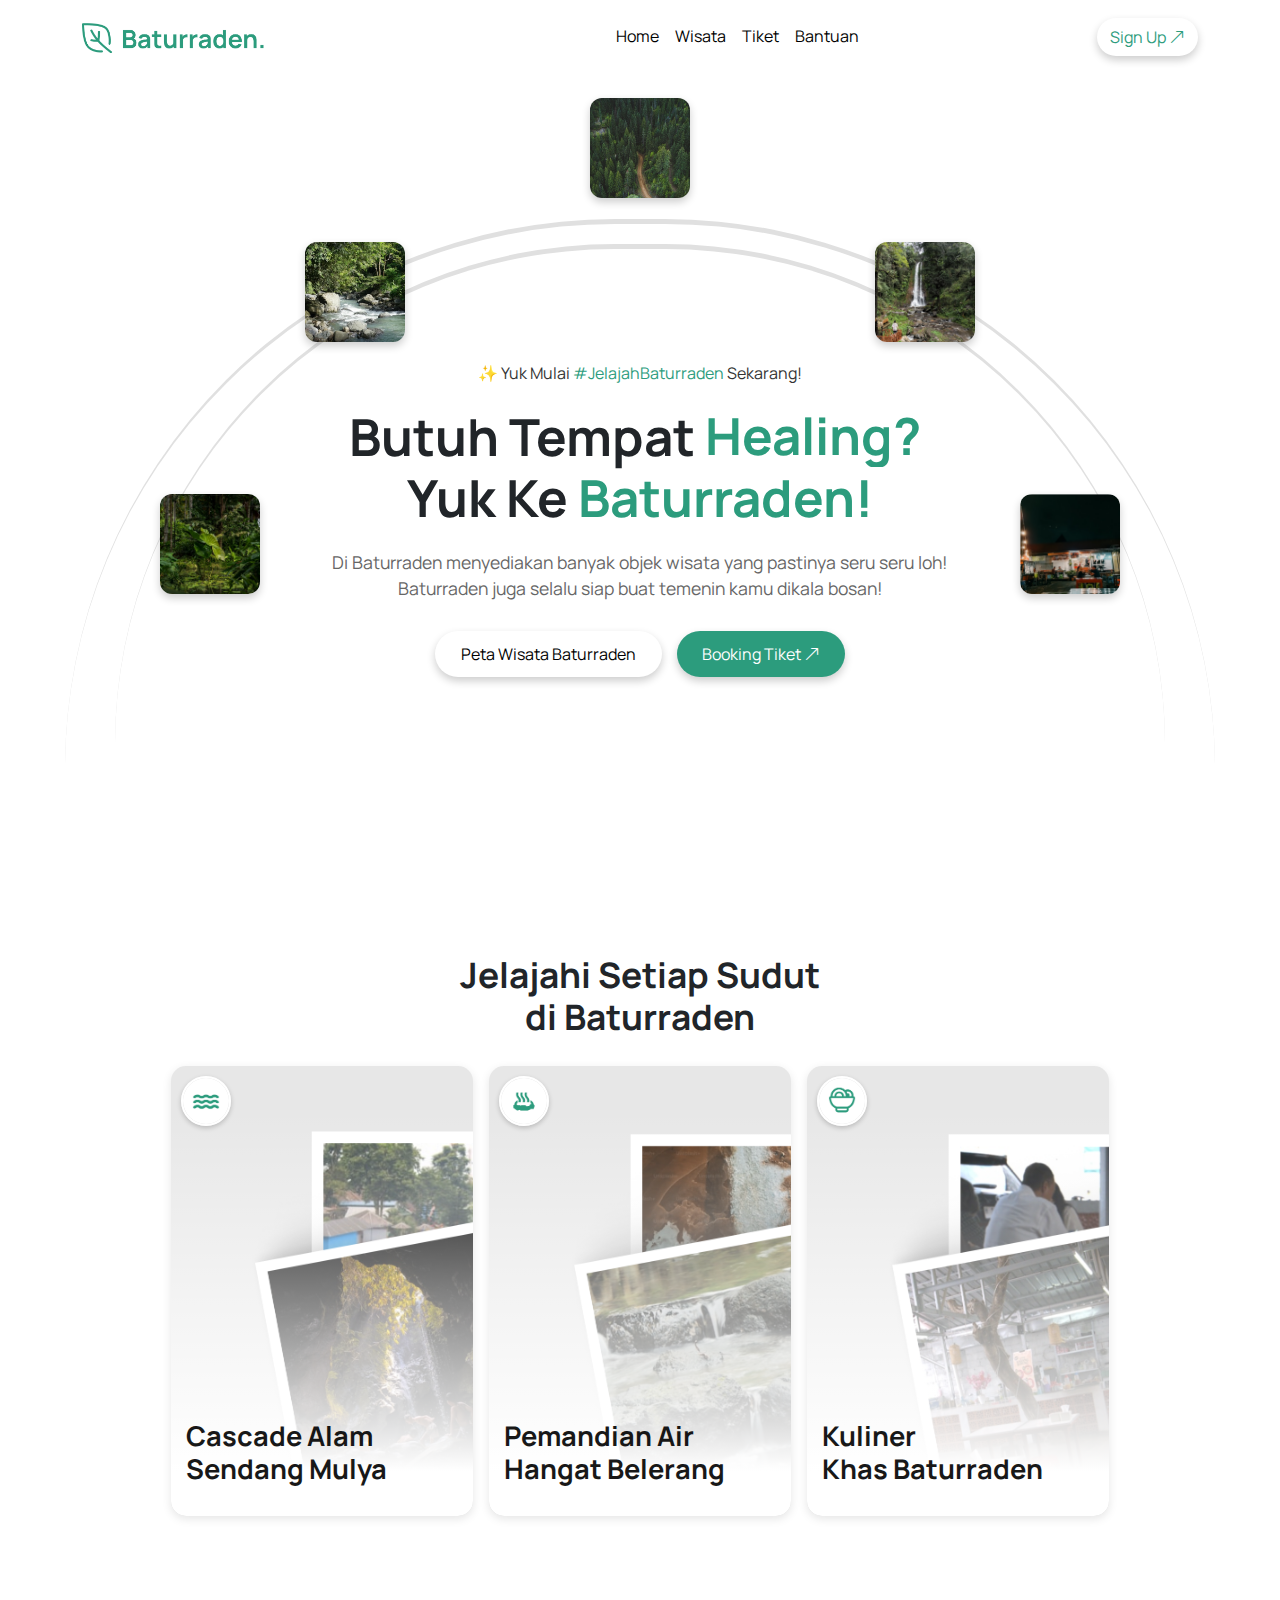
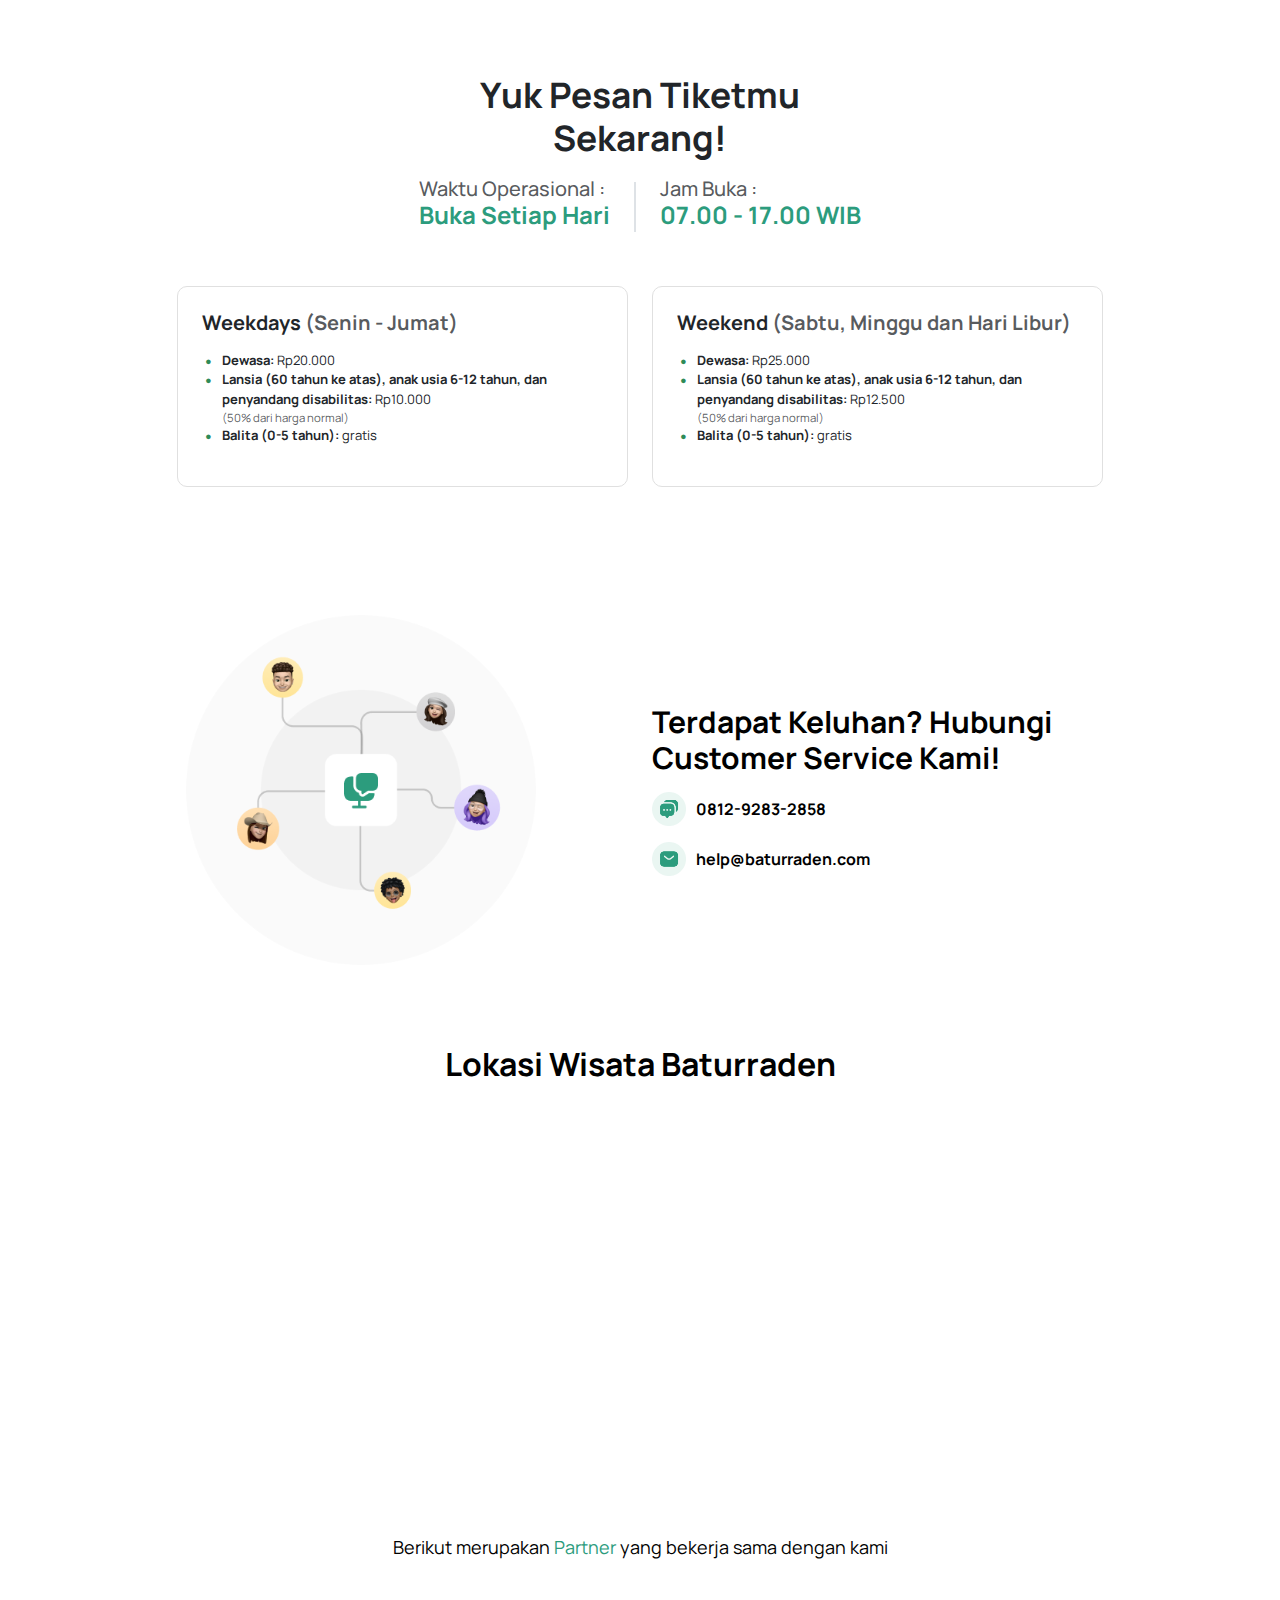
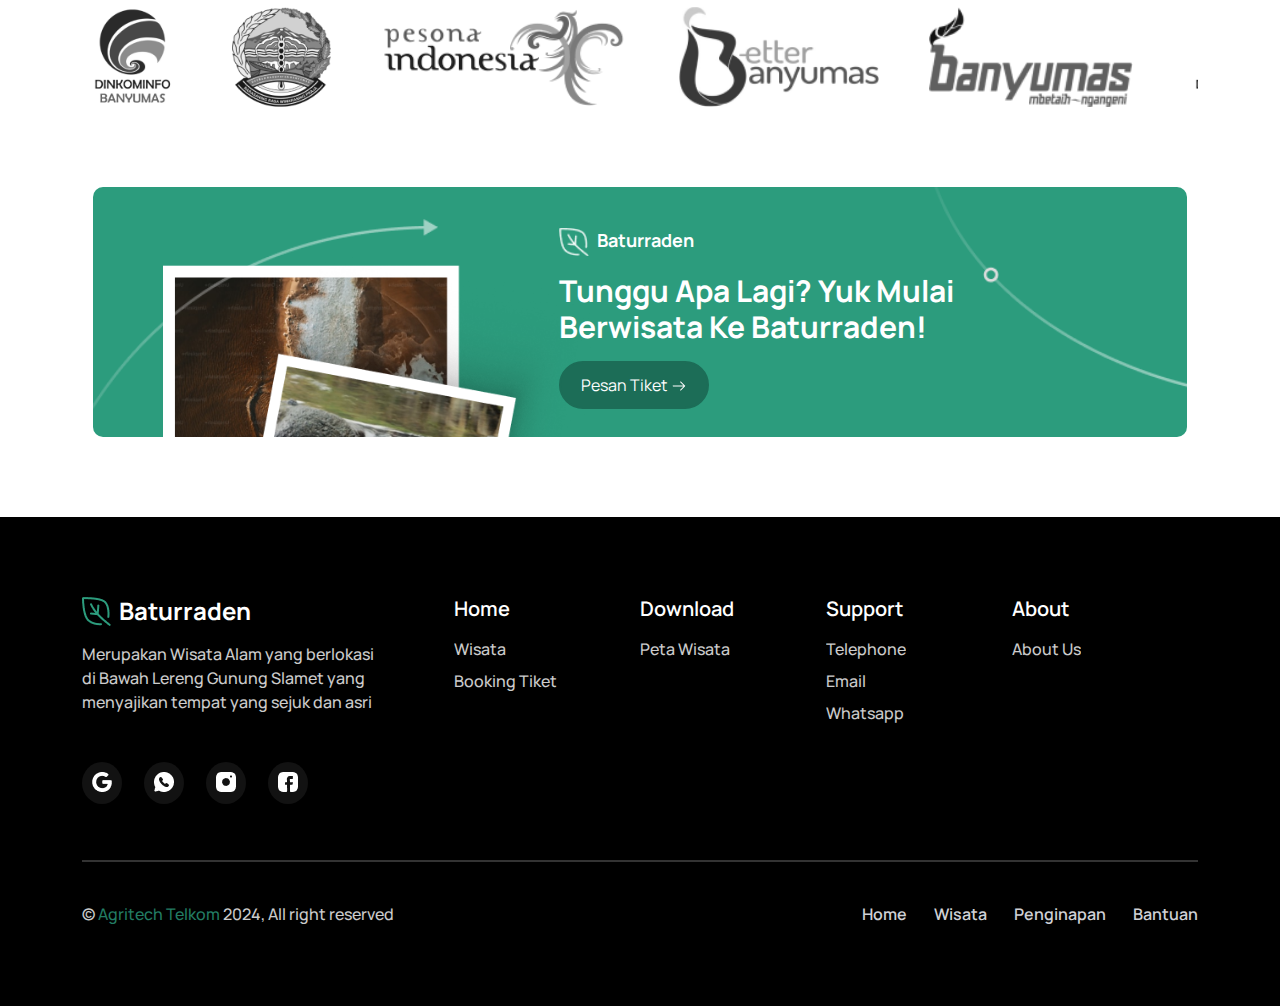
<file: index.html>
<!DOCTYPE html>
<html lang="en">

<head>
  <meta charset="UTF-8" />
  <meta name="viewport" content="width=device-width, initial-scale=1.0" />
  <title>Baturraden</title>
  <link href="https://cdn.jsdelivr.net/npm/bootstrap@5.3.2/dist/css/bootstrap.min.css" rel="stylesheet" />
  <link href="https://cdn.jsdelivr.net/npm/bootstrap-icons/font/bootstrap-icons.css" rel="stylesheet" />
  <link rel="preconnect" href="https://fonts.googleapis.com" />
  <link rel="preconnect" href="https://fonts.gstatic.com" crossorigin />
  <link href="https://fonts.googleapis.com/css2?family=Manrope:wght@200..800&display=swap" rel="stylesheet" />
  <link rel="stylesheet" href="assets/style.css" />
  <link rel="icon" type="image/png" href="assets/image/icon-baturaden.png" />
</head>

<body>
  <!-- Header Section -->
  <header class="sticky-top">
    <nav class="navbar navbar-expand-lg navbar-light bg-white py-3">
      <div class="container d-flex align-items-center">
        <a class="navbar-brand" href="#">
          <img src="assets/image/logo-baturaden.png" alt="Baturraden" />
        </a>
        <button class="navbar-toggler" type="button" data-bs-toggle="collapse" data-bs-target="#navbarNav">
          <span class="navbar-toggler-icon"></span>
        </button>
        <div class="collapse navbar-collapse" id="navbarNav">
          <ul class="navbar-nav">
            <li class="nav-item">
              <a class="nav-link" href="#">Home</a>
            </li>
            <li class="nav-item">
              <a class="nav-link" href="#wisata">Wisata</a>
            </li>
            <li class="nav-item">
              <a class="nav-link" href="#tiket">Tiket</a>
            </li>
            <li class="nav-item">
              <a class="nav-link" href="#costumer-services">Bantuan</a>
            </li>
          </ul>
          <a class="btn ms-auto btn-sign" href="#">
            Sign Up
            <i class="bi bi-arrow-up-right"></i>
          </a>
        </div>
      </div>
    </nav>
  </header>

  <!-- Main Content -->
  <main>
    <!-- Home Section -->
    <section class="home" id="home">
      <div class="container">
        <div class="semi-circle-container">
          <div class="image-dots"></div>
          <div class="image-dots1"></div>
          <!-- Image points -->
          <div class="image-point image-1">
            <img src="assets/image/circle-image-3.png" alt="Nature 1" />
          </div>
          <div class="image-point image-2">
            <img src="assets/image/circle-image-4.png" alt="Nature 2" />
          </div>
          <div class="image-point image-3">
            <img src="assets/image/circle-image-5.png" alt="Nature 3" />
          </div>
          <div class="image-point image-4">
            <img src="assets/image/circle-image-1.png" alt="Nature 4" />
          </div>
          <div class="image-point image-5">
            <img src="assets/image/circle-image-2.png" alt="Nature 5" />
          </div>

          <!-- Center content -->
          <div class="center-content">
            <p class="hashtag">
              ✨ Yuk Mulai <span>#JelajahBaturraden</span> Sekarang!
            </p>
            <h1 class="main-heading">
              Butuh Tempat
              <span class="animate-text">
                <span>Healing?</span>
                <span>Santai?</span>
                <span>Wisata?</span> </span><br />
              Yuk Ke <span class="baturraden-text">Baturraden!</span>
            </h1>
            <p class="description">
              Di Baturraden menyediakan banyak objek wisata yang pastinya seru
              seru loh!<br />
              Baturraden juga selalu siap buat temenin kamu dikala bosan!
            </p>
            <div class="action-buttons">
              <a href="assets/image/petawisata.png" download="petawisata.png" class="btn btn-action1">Peta Wisata Baturraden</a>
              <button class="btn btn-action">
                Booking Tiket
                <i class="bi bi-arrow-up-right"></i>
              </button>
            </div>
          </div>
        </div>
      </div>
    </section>
    <!-- Wisata Section -->
    <section class="wisata" id="wisata">
      <div class="container-fluid">
        <h1 class="title-wisata fw-bold">
          Jelajahi Setiap Sudut<br />
          di Baturraden
        </h1>
        <div class="row justify-content-center g-3">
          <div class="col-12 col-sm-6 col-md-4 col-lg-3">
            <div class="card">
              <div class="gradient-overlay"></div>
              <!-- Lapisan gradient -->
              <img src="assets/image/alam.png" class="card-img" alt="Pemandian Air" />
              <img src="assets/image/icon-alam.png" class="small-img" alt="Icon kecil" />
              <div class="card-overlay">
                <h3 class="card-title fw-bold">
                  <span>Cascade Alam</span>
                  <span>Sendang Mulya</span>
                </h3>
                <p class="card-description">
                  <span>Cascade Alam Sendang Mulya berlokasi tidak jauh
                  </span>
                  <span>dari Curug Gumawang. Di area ini, kamu akan </span>
                  <span>menjumpai air mancur yang menyembur tinggi </span>
                  <span>hingga 35 meter dari sebuah kolam kecil.</span>
                </p>
              </div>
            </div>
          </div>
          <div class="col-12 col-sm-6 col-md-4 col-lg-3">
            <div class="card">
              <div class="gradient-overlay"></div>
              <!-- Lapisan gradient -->
              <img src="assets/image/pemandian.png" class="card-img" alt="Pemandian Air" />
              <img src="assets/image/icon-pemandian.png" class="small-img" alt="Icon kecil" />
              <div class="card-overlay">
                <h3 class="card-title fw-bold">
                  <span>Pemandian Air</span>
                  <span>Hangat Belerang</span>
                </h3>
                <p class="card-description">
                  <span>Terdapat tiga kolam air panas dengan posisi paling</span>
                  <span>ujung bersuhu paling panas. Satu kolam hanya bisa
                  </span>
                  <span>diisi oleh maksimal 15 orang dengan durasi </span>
                  <span>maksimal 15 menit.</span>
                </p>
              </div>
            </div>
          </div>
          <div class="col-12 col-sm-6 col-md-4 col-lg-3">
            <div class="card">
              <div class="gradient-overlay"></div>
              <!-- Lapisan gradient -->
              <img src="assets/image/kuliner.png" class="card-img" alt="Pemandian Air" />
              <img src="assets/image/icon-kuliner.png" class="small-img" alt="Icon kecil" />
              <div class="card-overlay">
                <h3 class="card-title fw-bold">
                  <span>Kuliner</span>
                  <span>Khas Baturraden</span>
                </h3>
                <p class="card-description">
                  <span>Setelah puas menjelajahi keindahan Baturraden, </span>
                  <span>kamu pasti butuh energi tambahan. Cobalah </span>
                  <span>kuliner khas Baturraden yang tak boleh dilewatkan,
                  </span>
                  <span>yaitu sate kelinci, mendoan, dll.</span>
                </p>
              </div>
            </div>
          </div>
        </div>
      </div>
    </section>
    <!-- end wisata -->

    <!-- price -->
    <section class="desc-price" id="tiket">
      <div class="container py-5">
        <h1 class="title-wisata fw-bold">
          Yuk Pesan Tiketmu <br />
          Sekarang!
        </h1>
        <div class="d-flex justify-content-center align-items-center gap-4 mb-3 mb-md-5">
          <div class="operational-hours">
            <h5 class="mb-0 text-muted">Waktu Operasional :</h5>
            <h4 class="fw-bold">Buka Setiap Hari</h4>
          </div>
          <div class="border-start border-2 d-none d-md-block" style="height: 50px"></div>
          <div class="operational-hours">
            <h5 class="mb-0 text-muted">Jam Buka :</h5>
            <h4 class="fw-bold">07.00 - 17.00 WIB</h4>
          </div>
        </div>

        <!-- Pricing Cards -->
        <div class="row g-4 justify-content-center">
          <!-- Weekdays Card -->
          <div class="col-12 col-md-5">
            <div class="pricing-card h-auto p-4">
              <h5 class="mb-3 fw-bold">
                Weekdays <span class="text-muted">(Senin - Jumat)</span>
              </h5>
              <ul class="custom-list">
                <li><strong>Dewasa:</strong> Rp20.000</li>
                <li>
                  <strong>Lansia (60 tahun ke atas), anak usia 6-12 tahun, dan
                    penyandang disabilitas:</strong>
                  Rp10.000
                  <small class="d-block text-muted">(50% dari harga normal)</small>
                </li>
                <li><strong>Balita (0-5 tahun):</strong> gratis</li>
              </ul>
            </div>
          </div>

          <!-- Weekend Card -->
          <div class="col-12 col-md-5">
            <div class="pricing-card h-auto p-4">
              <h5 class="mb-3 fw-bold">
                Weekend
                <span class="text-muted">(Sabtu, Minggu dan Hari Libur)</span>
              </h5>
              <ul class="custom-list">
                <li><strong>Dewasa:</strong> Rp25.000</li>
                <li>
                  <strong>Lansia (60 tahun ke atas), anak usia 6-12 tahun, dan
                    penyandang disabilitas:</strong>
                  Rp12.500
                  <small class="d-block text-muted">(50% dari harga normal)</small>
                </li>
                <li><strong>Balita (0-5 tahun):</strong> gratis</li>
              </ul>
            </div>
          </div>
        </div>
      </div>
    </section>
    <!-- end price -->

    <!-- cs section -->
    <section class="costumer-services" id="costumer-services">
      <div class="container">
        <div class="row p-0 m-0 flex-column flex-lg-row">
          <div class="col-12 col-lg-6 d-flex justify-content-center align-items-center">
            <img src="assets/image/cs-images.png" alt="cs images" />
          </div>
          <div class="col-12 col-lg-6 d-flex justify-content-center align-items-sm-start flex-column mt-5 mt-lg-0">
            <h1 class="m-0 p-0 title">
              Terdapat Keluhan? Hubungi Customer Service Kami!
            </h1>
            <div class="message-group d-flex justify-content-sm-center align-items-center mt-4 mt-lg-3">
              <img src="assets/image/messages.png" alt="message icon" />
              <p class="m-0 p-0">0812-9283-2858</p>
            </div>
            <div class="sms-group d-flex justify-content-sm-center align-items-center mt-3">
              <img src="assets/image/sms.png" alt="sms icon" />
              <p class="m-0 p-0">help@baturraden.com</p>
            </div>
          </div>
        </div>
      </div>
    </section>
    <!-- end cs section -->

    <!-- location wisata -->
    <section class="location-wisata" id="location-wisata">
      <div class="container">
        <h3 class="m-0 p-0 text-center mb-5 title">Lokasi Wisata Baturraden</h3>
        <iframe
          src="https://www.google.com/maps/embed?pb=!1m18!1m12!1m3!1d15829.91523830468!2d109.20636722728528!3d-7.299978449388172!2m3!1f0!2f0!3f0!3m2!1i1024!2i768!4f13.1!3m3!1m2!1s0x2e6ff4e95950a913%3A0x14e355314c511c47!2sBaturaden%2C%20Dusun%20III%20Kalipagu%2C%20Ketenger%2C%20Kec.%20Baturaden%2C%20Kabupaten%20Banyumas%2C%20Jawa%20Tengah!5e0!3m2!1sid!2sid!4v1735881494384!5m2!1sid!2sid"
          style="border: 0" allowfullscreen="" loading="lazy" referrerpolicy="no-referrer-when-downgrade">
        </iframe>
      </div>
    </section>
    <!-- end location wisata -->

    <!-- partner wisata -->
    <section class="partner-wisata" id="partner-wisata">
      <div class="container">
        <h5 class="m-0 p-0 text-center">
          Berikut merupakan <span>Partner</span> yang bekerja sama dengan kami
        </h5>
        <div class="image-group-partner mt-5">
          <div class="partner-track">
            <img src="assets/image/partner/kominfo-banyumas.png" alt="kominfo banyumas" />
            <img src="assets/image/partner/banyumas-logo.png" alt="banyumas logo" />
            <img src="assets/image/partner/pesona-indonesia.png" alt="pesona indonesia" />
            <img src="assets/image/partner/etter-banyumas.png" alt="etter banyumas" />
            <img src="assets/image/partner/banyumas-ngangeni.png" alt="banyumas ngangeni" />
            <!-- Duplikasi untuk animasi yang lebih halus -->
            <img src="assets/image/partner/kominfo-banyumas.png" alt="kominfo banyumas" />
            <img src="assets/image/partner/banyumas-logo.png" alt="banyumas logo" />
            <img src="assets/image/partner/pesona-indonesia.png" alt="pesona indonesia" />
            <img src="assets/image/partner/etter-banyumas.png" alt="etter banyumas" />
            <img src="assets/image/partner/banyumas-ngangeni.png" alt="banyumas ngangeni" />
          </div>
        </div>
      </div>
    </section>
    <!-- end partner wisata -->

    <!-- section penutup -->
    <section class="end-section" id="end-section">
      <div class="container">
        <div class="flex-box">
          <div class="row">
            <div class="col-lg-5">
              <img src="assets/image/images-end.png" class="img-fluid" alt="images end" />
              <img src="assets/image/style-2-end.png" alt="style 2 end" />
            </div>
            <div class="col-10 col-lg-7 d-flex justify-content-start flex-column">
              <div class="baturaden-group d-flex justify-content-start">
                <img src="assets/image/icon-baturaden-2.png" alt="logo baturaden" />
                <p class="m-0 p-0 ps-2">Baturraden</p>
              </div>
              <h1 class="m-0 p-0 mt-3">
                Tunggu Apa Lagi? Yuk Mulai Berwisata Ke Baturraden!
              </h1>
              <a href="#" class="btn mt-3">
                Pesan Tiket
                <img src="assets/image/arrow-right.png" alt="arrow right" />
              </a>

              <img src="assets/image/style-1-end.png" alt="style 1 end" class="style-img-1" />
            </div>
          </div>
        </div>
      </div>
    </section>
    <!-- end section penutup -->

    <section class="section-arrow-back" id="section-arrow-back">
      <a href="#" class="btn btn-lg btn-lg-square rounded-circle back-to-top btn-up"><i class="bi bi-arrow-up"></i></a>
    </section>
  </main>

  <!-- Footer Section -->
  <footer>
    <div class="container">
      <div class="row p-0 m-0">
        <div class="col-12 col-md-4 col-lg-4 first-col p-0 mb-4 mb-md-0">
          <div class="image-content d-flex justify-content-start align-items-center text-center">
            <img src="assets/image/icon-baturaden.png" alt="" srcset="" />
            <h4 class="p-0 m-0 ms-2 title">Baturraden</h4>
          </div>
          <p class="subtitle p-0 m-0 mt-3">
            Merupakan Wisata Alam yang berlokasi di Bawah Lereng Gunung Slamet
            yang menyajikan tempat yang sejuk dan asri
          </p>

          <div class="social-media-group mt-4 mt-md-5 mb-3 mb-mb-5">
            <div class="row p-0 m-0">
              <div class="col-2 col-lg-2 p-0 google-link">
                <a href="#" class="svg-link">
                  <img src="assets/image/social-media/google.png" alt="google icon" class="responsive-img" />
                </a>
              </div>
              <div class="col-2 col-lg-2 p-0 whatsapp-link">
                <a href="#" class="svg-link">
                  <img src="assets/image/social-media/whatsapp.png" alt="whatsapp icon" class="responsive-img" />
                </a>
              </div>
              <div class="col-2 col-lg-2 p-0 instagram-link">
                <a href="#" class="svg-link">
                  <img src="assets/image/social-media/instagram.png" alt="instagram icon" class="responsive-img" />
                </a>
              </div>
              <div class="col-2 col-lg-2 p-0 facebook-link">
                <a href="#" class="svg-link">
                  <img src="assets/image/social-media/facebook.png" alt="facebook icon" class="responsive-img" />
                </a>
              </div>
            </div>
          </div>
        </div>
        <div class="col-6 col-md-2 col-lg-2 two-col p-0" >
          <h4 class="p-0 m-0 title">Home</h4>
          <div class="content mt-3">
            <p class="m-0 p-0">Wisata</p>
            <p class="m-0 p-0 mt-2">Booking Tiket</p>
          </div>
        </div>
        <div class="col-6 col-md-2 col-lg-2 three-col p-0">
          <h4 class="p-0 m-0 title">Download</h4>
          <div class="content mt-3">
            <p class="m-0 p-0">Peta Wisata</p>
          </div>
        </div>
        <div class="col-6 col-md-2 col-lg-2 four-col p-0  mb-md-0 ">
          <h4 class="p-0 m-0 title">Support</h4>
          <div class="content mt-3">
            <p class="m-0 p-0">Telephone</p>
            <p class="m-0 p-0 mt-2">Email</p>
            <p class="m-0 p-0 mt-2">Whatsapp</p>
          </div>
        </div>
        <div class="col-6 col-md-2 col-lg-2 five-col p-0  mb-md-0">
          <h4 class="p-0 m-0 title">About</h4>
          <div class="content mt-3">
            <p class="m-0 p-0">About Us</p>
          </div>
        </div>
      </div>
      <hr class="custom-hr" />
      <div class="copyright d-sm-flex justify-content-between align-content-center">
        <p class="m-0 p-0">
          ©
          <span> Agritech Telkom </span>
          2024, All right reserved
        </p>
        <div class="href-group d-none d-sm-block">
          <a href="#" class="ms-sm-4">Home</a>
          <a href="#" class="ms-sm-4">Wisata</a>
          <a href="#" class="ms-sm-4">Penginapan</a>
          <a href="#" class="ms-sm-4">Bantuan</a>
        </div>
      </div>
    </div>
  </footer>

  <script src="https://cdn.jsdelivr.net/npm/bootstrap@5.3.2/dist/js/bootstrap.bundle.min.js"></script>
  <script src="https://unpkg.com/aos@2.3.1/dist/aos.js"></script>
  <script src="https://code.jquery.com/jquery-3.4.1.min.js"></script>
  <script src="assets/script.js"></script>
</body>

</html>
</file>
<file: assets/style.css>
* {
  /* border: 1px solid red; */
  font-family: "Manrope", sans-serif;
  margin: 0;
  padding: 0;
  box-sizing: border-box;
}

:root {
  --primary-color: #2c9c7d;
  --white-color: #ffffff;
  --black-color: #000000;
  --stroke: #666;
}

/* navbar */
.navbar-brand img {
  height: auto;
  max-height: 30px;
}

.navbar {
  transition: background-color 0.3s ease, box-shadow 0.3s ease;
}

.navbar.scrolled {
  background-color: rgba(255, 255, 255, 0.9);
  box-shadow: 0 4px 8px rgba(0, 0, 0, 0.1);
  backdrop-filter: blur(10px);
}

.navbar-nav .nav-link {
  transition: color 0.3s ease, border-bottom 0.3s ease;
  color: #000;
  text-decoration: none;
  border-bottom: 2px solid transparent;
}

.navbar-nav .nav-link:hover {
  color: var(--primary-color);
  border-bottom: 2px solid var(--primary-color);
}

.navbar-nav {
  margin-left: 20rem;
}

.btn-sign {
  color: var(--primary-color);
  margin-left: auto;
  border-radius: 100px;
  box-shadow: 0 4px 8px rgba(0, 0, 0, 0.2);
}

.btn-sign:hover {
  background-color: var(--primary-color);
  color: var(--white-color);
  margin-left: auto;
  border-radius: 100px;
  box-shadow: 0 4px 8px rgba(0, 0, 0, 0.2);
  transition: all 0.3s ease;
}



/* end navbar */

/* home */
.home {
  margin-top: 60px;
}

.semi-circle-container {
  padding: 5%;
  position: relative;
  height: 80vh;
  display: flex;
  justify-content: center;
  align-items: center;
}

.image-dots1 {
  position: absolute;
  width: 1150px;
  height: 550px;
  border-top: 5px solid #e0e0e0;
  border-radius: 575px 575px 0 0;
  top: 50%;
  transform: translateY(-50%);
}

.image-dots {
  position: absolute;
  width: 1050px;
  height: 500px;
  border-top: 5px solid #e0e0e0;
  border-radius: 575px 575px 0 0;
  top: 50%;
  transform: translateY(-50%);
}

.image-point {
  position: absolute;
  width: 100px;
  height: 100px;
  border-radius: 12px;
  overflow: hidden;
  transition: all 0.3s ease;
  box-shadow: 0 4px 8px rgba(0, 0, 0, 0.2);
}

.image-point img {
  width: 100%;
  height: 100%;
  object-fit: cover;
}

.point-label {
  position: absolute;
  width: 30px;
  height: 30px;
  background: #2196f3;
  border-radius: 50%;
  display: flex;
  justify-content: center;
  align-items: center;
  color: white;
  font-weight: bold;
  top: -15px;
  right: -15px;
}

.image-1 {
  top: -5%;
  left: 50%;
  transform: translateX(-50%);
}

.image-2 {
  top: 15%;
  right: 20%;
}

.image-3 {
  top: 50%;
  right: 7%;
}

.image-4 {
  top: 50%;
  left: 7%;
}

.image-5 {
  top: 15%;
  left: 20%;
}

.center-content {
  text-align: center;
  max-width: 700px;
  margin-top: 50px;
  z-index: 2;
}

.hashtag {
  color: #333;
  margin-bottom: 20px;
}

.hashtag span {
  color: var(--primary-color);
}

.main-heading {
  font-size: 3.2rem;
  font-weight: bold;
  line-height: 1.2;
  margin-bottom: 20px;
}


.baturraden-text {
  color: var(--primary-color);
}

.animate-text {
  color: var(--primary-color);
}

.main-heading .animate-text {
  display: inline-block;
  position: relative;
  width: 226px;
  height: 3.9rem;
  overflow: hidden;
  vertical-align: bottom;
}

/* Teks animasi */
.main-heading .animate-text span {
  position: absolute;
  left: 0;
  top: 0;
  width: 100%;
  text-align: left;
  font-size: inherit;
  font-weight: inherit;
  display: none;
}

.main-heading .animate-text span {
  font-size: inherit;
  color: inherit;
  font-weight: inherit;
  display: none;
}

.main-heading .animate-text span.text-in {
  display: inline-block;
  animation: textIn 0.5s ease;
}

.main-heading .animate-text span.text-out {
  animation: textOut 0.5s ease;
}

/* Keyframes */
@keyframes textIn {
  0% {
    transform: translateY(100%);
  }

  100% {
    transform: translateY(0%);
  }
}

@keyframes textOut {
  0% {
    transform: translateY(0%);
  }

  100% {
    transform: translateY(-100%);
  }
}


.description {
  color: #666;
  font-size: 1.1rem;
  margin-bottom: 30px;
}

.action-buttons {
  display: flex;
  gap: 15px;
  justify-content: center;
}

.btn-action {
  padding: 10px 25px;
  border-radius: 100px;
  background-color: var(--primary-color);
  color: var(--white-color);
  border: none;
  transition: all 0.3s ease;
  box-shadow: 0 4px 8px rgba(0, 0, 0, 0.2);
}

.btn-action1 {
  padding: 10px 25px;
  border-radius: 100px;
  background-color: var(--white-color);
  color: var(--black-color);
  transition: all 0.3s ease;
  box-shadow: 0 4px 8px rgba(0, 0, 0, 0.2);
}

.btn-action1:hover {
  background-color: var(--primary-color);
  transform: translateY(-2px);
  color: white;
}

.btn-action:hover {
  transform: translateY(-2px);
}

.btn-action img {
  margin-left: 8px;
}


/* end home */

/* wisata */
.title-wisata {
  font-size: 2.2rem;

  text-align: center;
  padding-top: 100px;
  padding-bottom: 10px;
  animation: fadeIn 1s ease-in;
}

@keyframes float {
  0% {
    transform: translateY(0px);
  }

  50% {
    transform: translateY(-10px);
  }

  100% {
    transform: translateY(0px);
  }
}

.card {
  position: relative;
  overflow: hidden;
  margin: 10px auto;
  border: none;
  border-radius: 15px;
  box-shadow: 0 3px 10px rgba(0, 0, 0, 0.1);
  transition: all 0.5s ease;
  height: 450px;
  background-color: #e7e7e7;
}

.card:hover {
  transform: translateY(-5px);
  box-shadow: 0 6px 15px rgba(0, 0, 0, 0.15);
  background-color: var(--primary-color);
  color: white;
}

.gradient-overlay {
  position: absolute;
  top: 0;
  left: 0;
  right: 0;
  bottom: 0;
  background: linear-gradient(to top,
      rgba(255, 255, 255, 1) 10%,
      rgba(255, 255, 255, 0) 90%);
  z-index: 1;
  border-radius: 15px;
  transition: background 0.5s ease;
}

.card:hover .gradient-overlay {
  background: linear-gradient(to top,
      rgba(46, 155, 123, 1) 0%,
      rgba(46, 155, 123, 0.2) 60%,
      rgba(255, 255, 255, 0) 10%);
}

.card-img {
  margin-top: -30px;
  position: relative;
  z-index: 0;
  height: 100%;
  object-fit: cover;
  border-radius: 15px;
  transition: transform 0.5s ease, filter 0.5s ease;
}

.card:hover .card-img {
  transform: scale(1.05);
  filter: brightness(0.9);
}

.card-img::after {
  content: "";
  position: absolute;
  bottom: 0;
  left: 0;
  right: 0;
  height: 50px;
  background: linear-gradient(to top,
      rgba(255, 255, 255, 1),
      transparent);
  z-index: 2;
}

.card-overlay {
  position: absolute;
  bottom: 0;
  left: 0;
  right: 0;
  background: linear-gradient(to top, rgba(0, 0, 0, 0.8), transparent);
  padding: 15px;
  color: white;
  transition: background-color 0.5s ease, color 0.5s ease;
  z-index: 3;
}

.card:not(:hover) .card-overlay {
  background: transparent;
  color: black;
}

.green-card {
  background-color: var(--primary-color);
}

.card-title {
  font-size: 1.7rem;
  margin-bottom: 15px;
  opacity: 0.9;
  transform: translateY(15px);
}

.card-title span {
  display: block;
}

.card:hover .card-title {
  opacity: 1;
  transform: translateY(0);
}

.small-img {
  position: absolute;
  top: 10px;
  left: 10px;
  width: 50px;
  height: 50px;
  border-radius: 50%;
  border: 2px solid white;
  box-shadow: 0 2px 5px rgba(0, 0, 0, 0.2);
  z-index: 10;
}

.card-description {
  margin-top: 10px;
  opacity: 0;
  max-height: 0;
  overflow: hidden;
  transition: opacity 0.5s ease, max-height 0.5s ease, transform 0.5s ease;
}

.card-description span {
  font-size: 14px;
  display: block;
}

.card:hover .card-description {
  opacity: 1;
  max-height: 100px;
  transform: translateY(0);
}



/* end wisata */


/* jadwal */
.pricing-card {
  font-size: 13px;
  border: 1px solid #e0e0e0;
  border-radius: 10px;
  background: white;
  transition: transform 0.3s ease, background-color 0.3s ease, color 0.3s ease;
}


.pricing-card:hover {
  transform: translateY(-5px);
  box-shadow: 0 4px 15px rgba(0, 0, 0, 0.1);
  background-color: var(--primary-color);
  color: white;
}

.pricing-card:hover .text-muted {
  color: rgba(255, 255, 255, 0.75) !important;
}

.pricing-card:hover .custom-list li::before {
  color: white;
}

.operational-hours {
  color: var(--primary-color);
}


.custom-list {
  list-style: none;
  padding-left: 0;
}

.custom-list li {
  position: relative;
  padding-left: 20px;
}

.custom-list li::before {
  content: "•";
  position: absolute;
  left: 0;
  color: #2E8B57;
  font-size: 1.5em;
  line-height: 1;
}



/* end jadwal */



#costumer-services {
  padding-top: 80px;
  padding-bottom: 80px;
}

#costumer-services .container .row .col-lg-6 img {
  width: 350px;
  height: 350px;
}

#costumer-services .container .row .col-lg-6 .title {
  font-weight: bold;
  color: #000;
  font-family: 'Manrope', sans-serif;
  font-size: 30px;
}

#costumer-services .container .row .col-lg-6 .message-group img,
#costumer-services .container .row .col-lg-6 .sms-group img {
  width: 34px;
  height: 34px;
}

#costumer-services .container .row .col-lg-6 .message-group p,
#costumer-services .container .row .col-lg-6 .sms-group p {
  font-weight: 700;
  color: #000;
  font-family: 'Manrope', sans-serif;
  font-size: 16px;
  padding-left: 10px !important;
}


#location-wisata {
  padding-bottom: 80px;
}

#location-wisata .container h3 {
  color: #000;
  font-weight: bold;
  font-family: 'Manrope', sans-serif;
  font-size: 32px;
}

#location-wisata .container iframe {
  width: 100%;
  height: 320px;
  border-radius: 10px;
}

/* Section Styling */
#partner-wisata {
  padding-bottom: 80px;
  overflow: hidden;
}

/* Title Styling */
#partner-wisata .container h5 {
  color: #000;
  font-weight: normal;
  font-family: 'Manrope', sans-serif;
  font-size: 18px;
  text-align: center;
}

#partner-wisata .container h5 span {
  color: #2C9C7D;
}

/* Marquee Container */
.image-group-partner {
  overflow: hidden;
  /* Menghindari gambar keluar dari container */
  white-space: nowrap;
  /* Mencegah gambar pindah ke baris baru */
  position: relative;
  margin-top: 20px;
}

/* Track Animasi */
.partner-track {
  display: flex;
  gap: 50px;
  /* Jarak antar gambar */
  animation: marquee 15s linear infinite;
  /* Animasi bergerak */
}

/* Styling untuk Gambar */
.partner-track img {
  height: 100px;
  /* Atur tinggi gambar */
  width: auto;
  /* Jaga rasio gambar */
  flex-shrink: 0;
  /* Mencegah gambar mengecil */
}

/* Animasi Marquee */
@keyframes marquee {
  0% {
    transform: translateX(100%);
  }

  100% {
    transform: translateX(-100%);
  }
}


#end-section {
  padding-bottom: 80px;
}

#end-section .container .flex-box {
  width: 98%;
  margin: 0 auto;
  height: 250px;
  background-color: #2C9C7D;
  border-radius: 10px;
  overflow: hidden;
}


#end-section .container .flex-box .row .col-lg-5 img:first-child {
  margin: 60px 0px 0 70px;
  display: block;
}

#end-section .container .flex-box .row .col-lg-5 img:last-child {
  width: 94%;
  height: auto;
  z-index: 1;
  position: relative;
  margin-top: -256px;
  margin-left: -70px;
}

#end-section .container .flex-box .row .col-lg-7 .baturaden-group {
  margin-top: 40px;
}

#end-section .container .flex-box .row .col-lg-7 .baturaden-group img {
  width: 30px;
  height: 30px;
}

#end-section .container .flex-box .row .col-lg-7 .baturaden-group p {
  color: #fff;
  font-weight: bold;
  font-family: 'Manrope', sans-serif;
  font-size: 18px;
}

#end-section .container .flex-box .row .col-lg-7 h1 {
  color: #fff;
  font-weight: bold;
  font-family: 'Manrope', sans-serif;
  font-size: 30px;
  width: 80%;
}

#end-section .container .flex-box .row .col-lg-7 a.btn {
  width: max-content;
  border: 2px solid #1C6D57;
  background-color: #1C6D57;
  color: #fff;
  font-family: 'Manrope', sans-serif;
  font-size: 16px;
  border-radius: 50px;
  padding: 10px 20px !important;
}

#end-section .container .flex-box .row .col-lg-7 a.btn:hover {
  width: max-content;
  border: 2px solid #1C6D57;
  background-color: transparent;
  color: #fff;
  font-family: 'Manrope', sans-serif;
  font-size: 16px;
  border-radius: 50px;
  padding: 10px 20px !important;
}


#end-section .container .flex-box .row .col-lg-7 .style-img-1 {
  width: 48%;
  z-index: 1;
  position: relative;
  margin-top: -262px;
  margin-left: 358px;
}


/* Section Style */
.section-arrow-back {
  position: fixed;
  /* Tetap di posisi saat scrolling */
  bottom: 20px;
  /* Jarak dari bawah */
  right: 20px;
  /* Jarak dari kanan */
  z-index: 1000;
  /* Pastikan muncul di atas elemen lain */
}

/* Container Styling */
.section-arrow-back .container {
  background: black;
  /* Latar belakang hitam */
  border-radius: 50%;
  /* Membuatnya bulat */
  width: 60px;
  /* Lebar */
  height: 60px;
  /* Tinggi */
  display: flex;
  align-items: center;
  justify-content: center;
  box-shadow: 0 4px 8px rgba(0, 0, 0, 0.3);
  /* Bayangan untuk efek lebih baik */
}

/* Arrow Image Styling */
.section-arrow-back .arrow-back img {
  width: 40px;
  /* Ukuran gambar panah */
  height: auto;
}

/* Hover Effect */
.section-arrow-back .container:hover {
  background: #444;
  /* Warna abu-abu saat hover */
  cursor: pointer;
}



/* footer */
footer {
  background-color: #000000;
  padding-top: 80px;
  padding-bottom: 80px;
}

footer .container .row .first-col .image-content h4.title {
  color: #fff;
  font-weight: 700;
  font-family: 'Manrope', sans-serif;
  font-size: 24px;
}

footer .container .row .first-col p.subtitle {
  color: #fff;
  font-weight: 500;
  font-size: 16px;
  opacity: 80%;
  font-family: 'Manrope', sans-serif;
  line-height: 1.5;
  width: 80%;
}

footer .container .first-col .social-media-group .row .col-lg-2 a.svg-link {
  text-decoration: none;
  background-color: #FFFFFF12;
  padding: 8px 8px 10px 8px;
  border-radius: 100%;
  display: inline-flex;
  transition: transform 0.3s ease-in-out;
}

footer .container .first-col .social-media-group .row .col-lg-2 a.svg-link:hover {
  transform: translateY(-10px);
}

footer .container .first-col .social-media-group .row .col-lg-2 a.svg-link .responsive-img {
  width: 24px;
  height: 24px;
}

footer .container .two-col h4.title,
footer .container .three-col h4.title,
footer .container .four-col h4.title,
footer .container .five-col h4.title {
  color: #fff;
  font-weight: 600;
  font-family: 'Manrope', sans-serif;
  font-size: 20px;
}

footer .container .two-col .content p,
footer .container .three-col .content p,
footer .container .four-col .content p,
footer .container .five-col .content p {
  color: #fff;
  opacity: 80%;
  font-weight: 500;
  font-family: 'Manrope', sans-serif;
  font-size: 16px;
}

.custom-hr {
  border: none;
  border-top: 2px solid #FFF;
  opacity: 20%;
  margin-top: 40px;
  margin-bottom: 40px;

}

footer .container .copyright p {
  color: #fff;
  opacity: 80%;
  font-weight: 500;
  font-family: 'Manrope', sans-serif;
  font-size: 16px;
}

footer .container .copyright p span {
  color: #2C9C7D;
}

footer .container .copyright .href-group a {
  text-decoration: none;
  color: #CFD0D5;
  font-weight: 600;
  font-family: 'Manrope', sans-serif;
  font-size: 16px;
  transition: 0.3s ease-in-out;
}

footer .container .copyright .href-group a:hover {
  text-decoration: underline;
  color: #2196F3;
}

/* back to top */
.back-to-top {
  position: fixed;
  display: none;
  right: 45px;
  bottom: 45px;
  z-index: 99;
}

.btn-up {
  background-color: var(--primary-color);
  color: var(--white-color);
}

.btn-up:hover {
  background-color: var(--white-color);
  color: var(--primary-color);
  box-shadow: 0 4px 15px rgba(0, 0, 0, 0.1);
}


@media (max-width: 768px) {

  /* navbar */
  .navbar-nav {
    padding: auto;
    margin: auto;
    flex-direction: column;
    align-items: center;
    gap: 10px;
  }

  .semi-circle-container {
    padding: 0; 
    position: static; 
    height: auto; 
    display: block; 
    justify-content: unset; 
    align-items: unset; 
  }

  .navbar-collapse {
    text-align: center;
  }

  .btn-outline-success {
    margin-top: 10px;
  }

  /* end navbar */

  /* home */
  .image-dots,
  .image-dots1,
  .image-point {
    display: none;
  }

  .center-content {
    text-align: center;
    margin: 20px auto;
    padding: 20px;
    max-width: 90%;
  }

  .hashtag {
    font-size: 12px;
    margin-bottom: 10px;
  }

  .main-heading {
    font-size: 1.5rem;
    line-height: 1.4;
    margin-bottom: 15px;
  }

  .main-heading .animate-text {
    display: inline-block;
    position: relative;
    width: 110px;
    height: 2.1rem;
    overflow: hidden;
    vertical-align: bottom;
  }

  
  .description {
    font-size: 13.6px;
    margin-bottom: 20px;
  }

  .action-buttons {
    flex-direction: column;
    gap: 10px;
  }

  .btn-action,
  .btn-action1 {
    margin: auto;
    width: 80%;
    font-size: 1rem;
    padding: 10px 20px;
  }

  /* end home */

  /* card */
  .card {
    height: 350px;
    width: 90%;
  }
  .card-title{
    font-size: 1.1rem;
  }
  .card-description span{
    font-size:11px;
  }

  .card-img {
    height: 350px;
  }

  /* end card */

  /* jadwal */

  .operational-hours h5{
    font-size: 15px;
  }
  .operational-hours h4{
    font-size: 13px;
  }

  .pricing-card h5{
    font-size: 0.9rem;
  }
  .pricing-card ,.custom-list li{
    font-size: 0.7rem;
  }
  /* end jadwal */
  /* all */
  .title-wisata {
    font-size: 1.2rem;
  }

 

  

  #end-section .container .flex-box .row .col-lg-5 img:first-child {
    display: none;
  }

  #end-section .container .flex-box .row .col-lg-7 .style-img-1 {
    /* width: 48%;
    z-index: 1;
    position: absolute;
    margin-top: -169px;
    margin-left: 358px; */
    display: none;
  }

  #end-section .container .flex-box .row .col-lg-5 img:last-child {
    display: none;
  }

  #end-section .container .flex-box {
    height: max-content;
    padding: 20px;
  }

  #end-section .container .flex-box .row .col-lg-7 .baturaden-group {
    margin-top: 0px;
  }

  #end-section .container .flex-box .row .col-lg-7 h1 {
    color: #fff;
    font-weight: bold;
    font-family: 'Manrope', sans-serif;
    font-size: 24px;
    width: 90%;
  }

  #end-section .container .flex-box .row .col-lg-7 a.btn {
    font-size: 16px;
  }

  .partner-track img {
    height: 80px;
    width: auto;
    flex-shrink: 0;
  }

  #end-section .container .flex-box .row .col-lg-7 {
    margin: 0 auto;
  }

  #location-wisata .container h3 {
    color: #000;
    font-weight: bold;
    font-family: 'Manrope', sans-serif;
    font-size: 1.2rem;
  }

  #costumer-services .container .row .col-lg-6 .title {
    font-weight: bold;
    color: #000;
    font-family: 'Manrope', sans-serif;
    font-size: 1.2rem;
  }

  #costumer-services .container .row .col-lg-6 img {
    width: 300px;
    height: 300px;
  }

  footer {
    padding: 80px 24px;
  }
  /* end all */
}

@media screen and (min-width: 768px) and (max-width:992px) {
  .home {
    overflow: hidden;
  }

  #end-section .container .flex-box .row .col-lg-5 img:first-child {
    display: none;
  }

  #end-section .container .flex-box .row .col-lg-7 .style-img-1 {
    /* width: 48%;
    z-index: 1;
    position: absolute;
    margin-top: -169px;
    margin-left: 358px; */
    display: none;
  }

  #end-section .container .flex-box .row .col-lg-5 img:last-child {
    display: none;
  }


  #end-section .container .flex-box .row .col-lg-7 {
    margin: 0 auto;
  }

  #costumer-services .container .row .col-lg-6 .title {
    font-weight: bold;
    color: #000;
    font-family: 'Manrope', sans-serif;
    font-size: 1.2rem;
  }

  #costumer-services .container .row .col-lg-6 .message-group img,
  #costumer-services .container .row .col-lg-6 .sms-group img {
    width: 50px;
    height: 50px;
  }

  #costumer-services .container .row .col-lg-6 .message-group p,
  #costumer-services .container .row .col-lg-6 .sms-group p {
    font-weight: 700;
    color: #000;
    font-family: 'Manrope', sans-serif;
    font-size: 26px;
    padding-left: 10px !important;
  }

  #location-wisata .container h3 {
    color: #000;
    font-weight: bold;
    font-family: 'Manrope', sans-serif;
    font-size: 34px;
  }

  #partner-wisata .container h5 {
    color: #000;
    font-weight: normal;
    font-family: 'Manrope', sans-serif;
    font-size: 22px;
  }

}

@media screen and (min-width: 992px) and (max-width:1200px) {
  .home {
    overflow: hidden;
  }

  #end-section .container .flex-box .row .col-lg-5 img:last-child {
    width: 94%;
    height: auto;
    z-index: 1;
    position: relative;
    margin-top: -206px;
    margin-left: -70px;
  }
}

@media screen and (min-width: 1400px) {

  /*  untuk display 1400 ke atas */
  #end-section .container .flex-box .row .col-lg-5 img:last-child {
    width: 94%;
    height: auto;
    z-index: 1;
    position: relative;
    margin-top: -288px;
    margin-left: -82px;
  }

  #end-section .container .flex-box .row .col-lg-7 .style-img-1 {
    width: 48%;
    z-index: 1;
    position: relative;
    margin-top: -262px;
    margin-left: 558px;
  }
}
</file>
